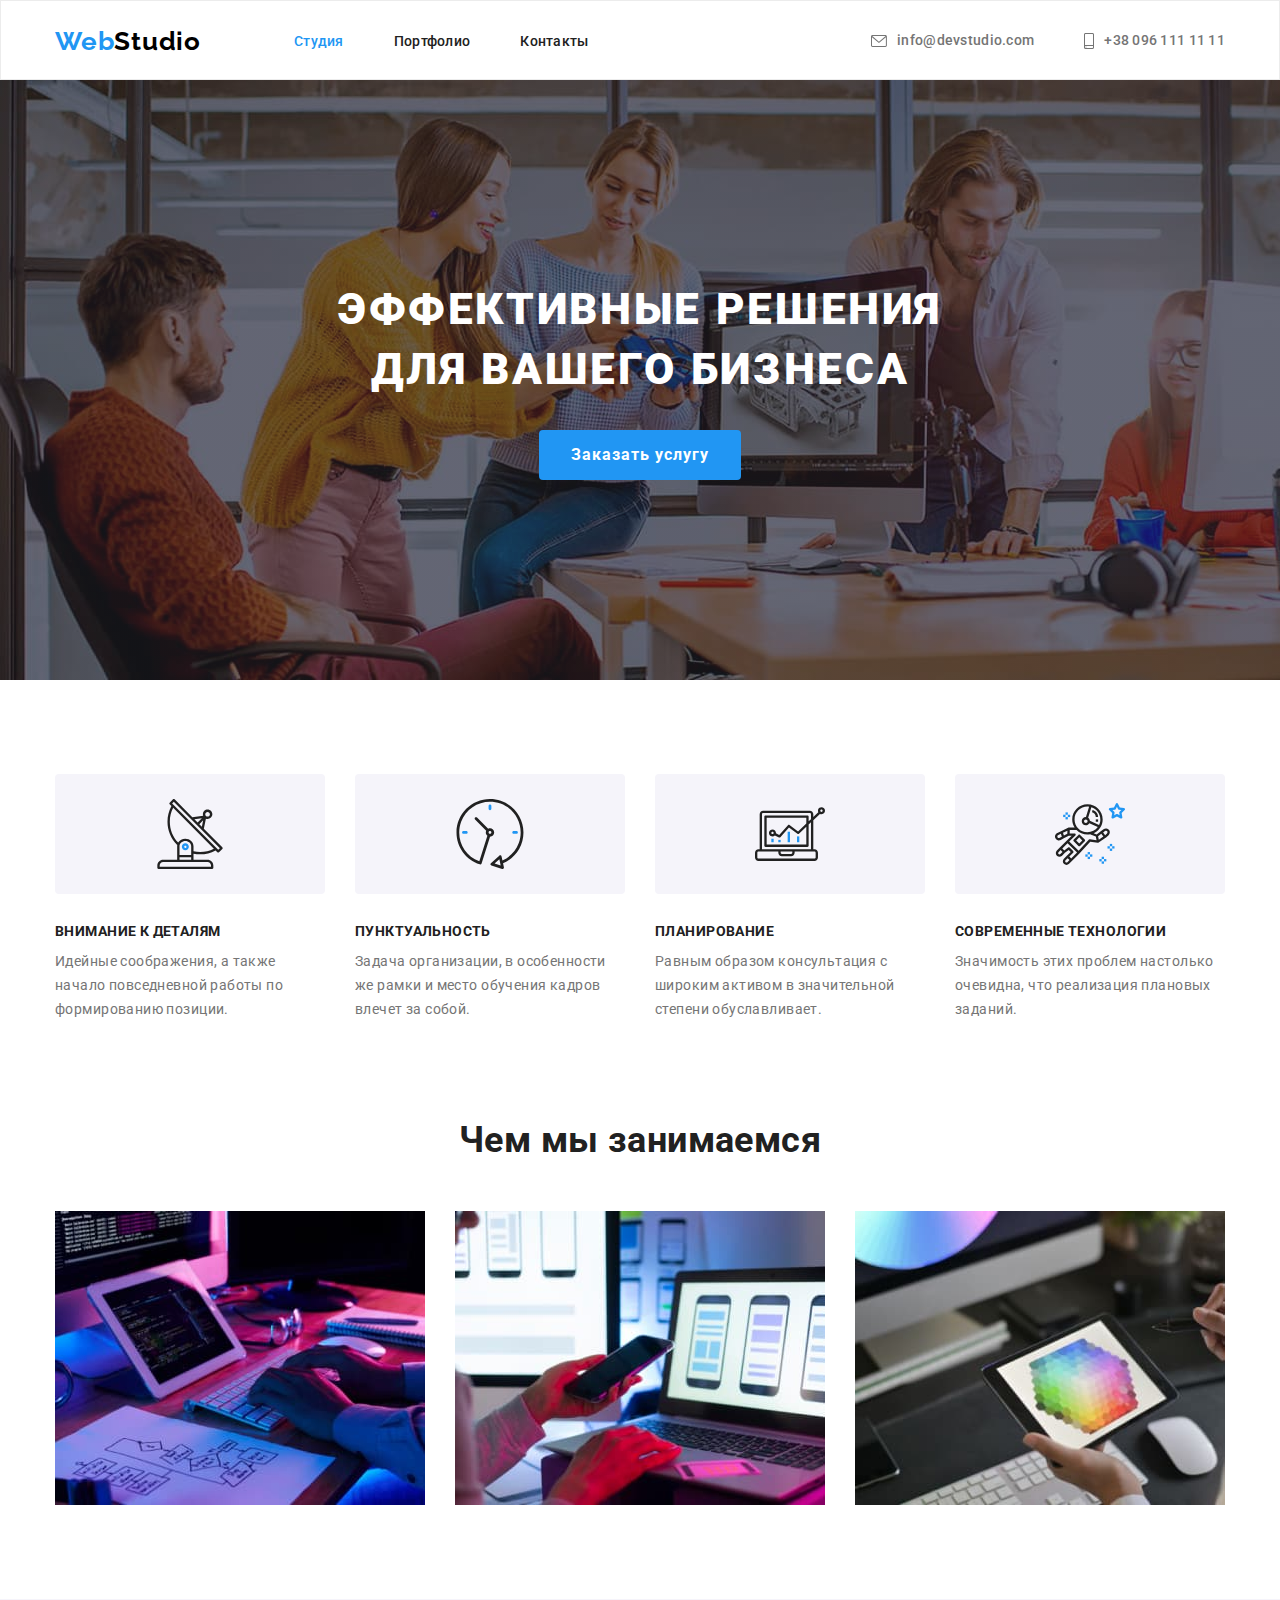
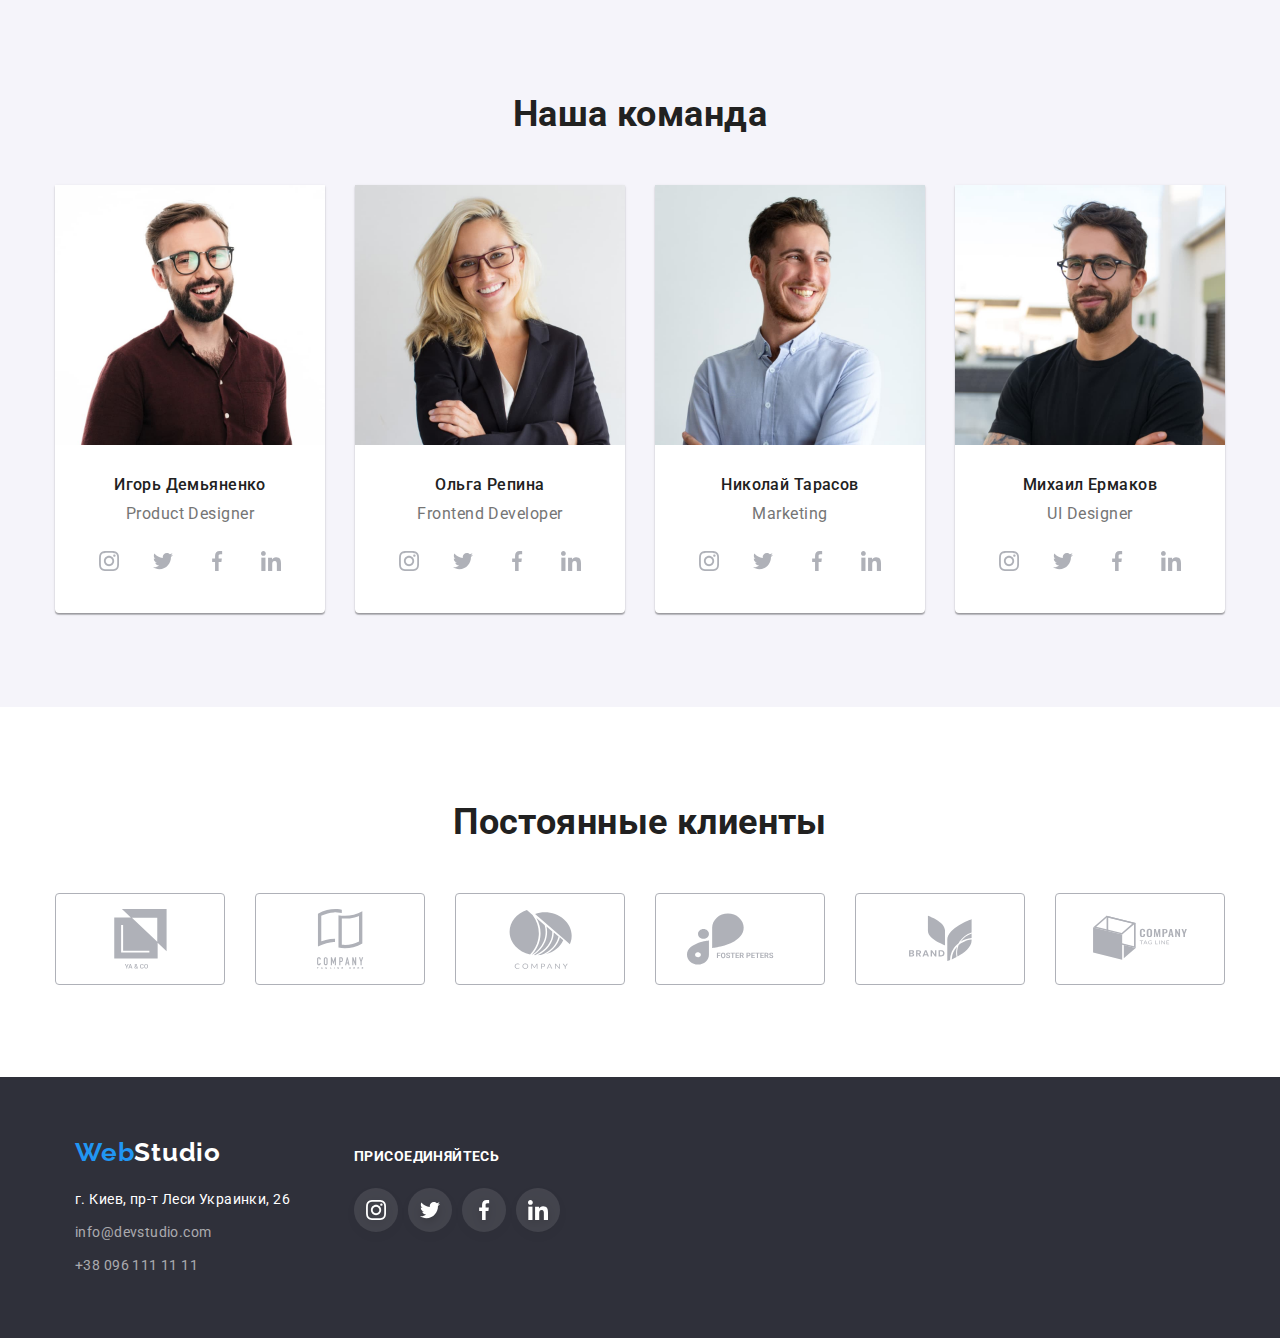
<file: index.html>
<!DOCTYPE html>
<html lang="ru">
<head>
    <meta charset="UTF-8">
    <meta http-equiv="X-UA-Compatible" content="IE=edge">
    <meta name="viewport" content="width=device-width, initial-scale=1.0">
    <title>Document</title>
    <link rel="preconnect" href="https://fonts.googleapis.com">
    <link rel="preconnect" href="https://fonts.gstatic.com" crossorigin>
    <link href="https://fonts.googleapis.com/css2?family=Raleway:wght@700&family=Roboto:wght@400;500;700;900&display=swap"
        rel="stylesheet">
    <link rel="stylesheet" href="https://cdn.jsdelivr.net/npm/modern-normalize@1.1.0/modern-normalize.min.css">
    <link rel="stylesheet" href="./css/styles.css">
</head>
<body>
    <header class="page-header">
        <div class="container">
            <nav class="navigation">
                <a class="logo link" href="./index.html" lang="en">Web<span class="logo-dark">Studio</span>
                </a>
                <ul class="menu-list list">
                    <li class="menu-item">
                        <a class="menu-link current link" href="./index.html">Студия</a>
                    </li>
                    <li class="menu-item">
                        <a class="menu-link link" href="./portfolio.html">Портфолио</a>
                    </li>
                    <li class="menu-item">
                        <a class="menu-link link" href="#contacts">Контакты</a>
                    </li>
                </ul>
            </nav>
            <ul class="connection-list list">
                <li class="connection-item">
                    <a class="contact-mail link" href="mailto:info@devstudio.com">
                        <svg class="icons-contact">
                            <use href="./images/icons/icons.svg#icon-envelope2"></use>
                        </svg>
                        info@devstudio.com</a>
                </li>
                <li class="connection-item">
                  
                    <a class="contact-phone-number link" href="tel:+380961111111">
                        <svg class="icons-contact icons-tell">
                        <use href="./images/icons/icons.svg#icon-smartphone"></use>
                    </svg>+38 096 111 11 11</a>
                </li>
            </ul>
        </div>
    </header>
    <main>
        <section class="hero">
            <div class="container">
                <h1 class="hero-tittle">эффективные решения для вашего бизнеса</h1>
                <button class="modal-btn" type="button">Заказать услугу</button>
            </div>
            </section> 
       
            <section class="skills">
                <div class="container">
                    <h2 class="skills-tittle">Наши особенности</h2>
                    <ul class="skills-list">
                        <li class="skills-item list">
                            <div class="div-skills">
                                <svg class="icon-skills">
                                    <use href="./images/icons/icons.svg#icon-antenna" width="70px" height="70px"></use>
                                </svg>
                            </div>
                            <h3 class="skills-suptittle">Внимание к деталям</h3>
                            <p class="skills-text">Идейные соображения, а также начало повседневной работы по формированию позиции.</p>
                        </li>
                        <li class="skills-item list">
                                           <div class="div-skills">
                                <svg class="icon-skills">
                                    <use href="./images/icons/icons.svg#icon-clock" width="70px" height="70px"></use>
                                </svg>
                            </div>
                            <h3 class="skills-suptittle">Пунктуальность</h3>
                            <p class="skills-text">Задача организации, в особенности же рамки и место обучения кадров влечет за собой.</p>
                        </li>
                        <li class="skills-item list">
                                           <div class="div-skills">
                                <svg class="icon-skills">
                                    <use href="./images/icons/icons.svg#icon-diagram" width="70px" height="70px"></use>
                                </svg>
                            </div>
                            <h3 class="skills-suptittle">Планирование</h3>
                            <p class="skills-text">Равным образом консультация с широким активом в значительной степени обуславливает.</p>
                        </li>
                        <li class="skills-item list">
                                           <div class="div-skills">
                                <svg class="icon-skills">
                                    <use href="./images/icons/icons.svg#icon-astronaut" width="70px" height="70px"></use>
                                </svg>
                            </div>
                            <h3 class="skills-suptittle">Современные технологии</h3>
                            <p class="skills-text">Значимость этих проблем настолько очевидна, что реализация плановых заданий.</p>
                        </li>
                    </ul>
                    </div>
            </section>
        
        
            <section class="gallery">
                <div class="container">
                    <h2 class="tittle">Чем мы занимаемся</h2>
                    <ul class="gallery-list">
                        <li class="gallery-item list">
                            <img class="gallery-img" src="./images/box1s2p1(1).jpg" alt="руки на клавиатуре" width="370" height="294">
                        </li>
                        <li class="gallery-item list">
                            <img class="gallery-img" src="./images/box2s2p2(1).jpg" alt="смартфон в руке" width="370" height="294">
                        </li>
                        <li class="gallery-item list">
                            <img class="gallery-img" src="./images/box3s2p3(1).jpg" alt="планшет в руке" width="370" height="294">
                        </li>
                    </ul>
                    </div>
            </section>
       
        
            <section class="employees">
                <div class="container">
                    <h2 class="tittle">Наша команда</h2>
                    <ul class="employees-list">
                        <li class="employees-card list">
                            
                        <img class="employees-photo" src="./images/imgs3p1(1).jpg" alt="Игорь Демьяненко" width="270" height="260">
                        <div class="employees-subscription">
                     <h3 class="employees-name">Игорь Демьяненко</h3>
                            <p class="employees-position" lang="en">Product Designer</p>
                            <ul class="employees-social-list">
                                <li class="employees-social-item list">
                                    <a class="employees-link link" href="">
                                        <svg class="employees-icon">
                                            <use href="./images/icons/icons.svg#icon-instagram"width="20px" height="20px"></use>
                                        </svg>
                                    </a>
                                </li>
                                <li class="employees-social-item list">
                                    <a class="employees-link link" href="">
                                        <svg class="employees-icon">
                                            <use href="./images/icons/icons.svg#icon-twitter"width="20px" height="20px"></use>
                                        </svg>
                                    </a>
                                </li>
                                <li class="employees-social-item list">
                                    <a class="employees-link link" href="">
                                        <svg class="employees-icon">
                                            <use href="./images/icons/icons.svg#icon-facebook"width="20px" height="20px"></use>
                                        </svg>
                                    </a>
                                </li>
                                <li class="employees-social-item list">
                                    <a class="employees-link link" href="">
                                        <svg class="employees-icon">
                                            <use href="./images/icons/icons.svg#icon-linkedin"width="20px" height="20px"></use>
                                        </svg>
                                    </a>
                                </li>
                            </ul>
                        </div>
  
                        </li>
                        <li class="employees-card list">
                            
                            <img class="employees-photo" src="./images/imgs3p2(1).jpg" alt="Ольга Репина" width="270" height="260">
                            <div class="employees-subscription">               
                            <h3 class="employees-name">Ольга Репина</h3>
                                            <p class="employees-position" lang="en">Frontend Developer</p>
                                    <ul class="employees-social-list">
                                        <li class="employees-social-item list">
                                            <a class="employees-link link" href="">
                                                <svg class="employees-icon">
                                                    <use href="./images/icons/icons.svg#icon-instagram" width="20px" height="20px"></use>
                                                </svg>
                                            </a>
                                        </li>
                                        <li class="employees-social-item list">
                                            <a class="employees-link link" href="">
                                                <svg class="employees-icon">
                                                    <use href="./images/icons/icons.svg#icon-twitter" width="20px" height="20px"></use>
                                                </svg>
                                            </a>
                                        </li>
                                        <li class="employees-social-item list">
                                            <a class="employees-link link" href="">
                                                <svg class="employees-icon">
                                                    <use href="./images/icons/icons.svg#icon-facebook" width="20px" height="20px"></use>
                                                </svg>
                                            </a>
                                        </li>
                                        <li class="employees-social-item list">
                                            <a class="employees-link link" href="">
                                                <svg class="employees-icon">
                                                    <use href="./images/icons/icons.svg#icon-linkedin" width="20px" height="20px"></use>
                                                </svg>
                                            </a>
                                        </li>
                                    </ul>
                        </div>   
           
                        </li>
                        <li class="employees-card list">
                            
                            <img class="employees-photo" src="./images/imgs3p3(1).jpg" alt="Николай Тарасов" width="270" height="260">
                            <div class="employees-subscription">
                            <h3 class="employees-name">Николай Тарасов</h3>
                            <p class="employees-position" lang="en">Marketing</p>
                            <ul class="employees-social-list">
                                <li class="employees-social-item list">
                                    <a class="employees-link link" href="">
                                        <svg class="employees-icon">
                                            <use href="./images/icons/icons.svg#icon-instagram" width="20px" height="20px"></use>
                                        </svg>
                                    </a>
                                </li>
                                <li class="employees-social-item list">
                                    <a class="employees-link link" href="">
                                        <svg class="employees-icon">
                                            <use href="./images/icons/icons.svg#icon-twitter" width="20px" height="20px"></use>
                                        </svg>
                                    </a>
                                </li>
                                <li class="employees-social-item list">
                                    <a class="employees-link link" href="">
                                        <svg class="employees-icon">
                                            <use href="./images/icons/icons.svg#icon-facebook" width="20px" height="20px"></use>
                                        </svg>
                                    </a>
                                </li>
                                <li class="employees-social-item list">
                                    <a class="employees-link link" href="">
                                        <svg class="employees-icon">
                                            <use href="./images/icons/icons.svg#icon-linkedin" width="20px" height="20px"></use>
                                        </svg>
                                    </a>
                                </li>
                            </ul>
                         </div>  
                            
                        </li>
                        <li class="employees-card list">
                            
                            <img class="employees-photo" src="./images/imgs3p4(1).jpg" alt="Михаил Ермаков" width="270" height="260">
                            <div class="employees-subscription">
                            <h3 class="employees-name">Михаил Ермаков</h3>
                            <p class="employees-position" lang="en">UI Designer</p>
                            <ul class="employees-social-list">
                                <li class="employees-social-item list">
                                    <a class="employees-link link" href="">
                                        <svg class="employees-icon">
                                            <use href="./images/icons/icons.svg#icon-instagram" width="20px" height="20px"></use>
                                        </svg>
                                    </a>
                                </li>
                                <li class="employees-social-item list">
                                    <a class="employees-link link" href="">
                                        <svg class="employees-icon">
                                            <use href="./images/icons/icons.svg#icon-twitter" width="20px" height="20px"></use>
                                        </svg>
                                    </a>
                                </li>
                                <li class="employees-social-item list">
                                    <a class="employees-link link" href="">
                                        <svg class="employees-icon">
                                            <use href="./images/icons/icons.svg#icon-facebook" width="20px" height="20px"></use>
                                        </svg>
                                    </a>
                                </li>
                                <li class="employees-social-item list">
                                    <a class="employees-link link" href="">
                                        <svg class="employees-icon">
                                            <use href="./images/icons/icons.svg#icon-linkedin" width="20px" height="20px"></use>
                                        </svg>
                                    </a>
                                </li>
                            </ul>
                         </div> 
                            
                        </li>
                    </ul>
                </div>
            </section>

            <section class="our-clients">
                <div class="container">
                    <h2 class="tittle-clients">Постоянные клиенты</h2>
                        <ul class="our-clients-list">
                            <li class="our-clients-item list">
                                
                                    <a href="" class="our-clients-link link">
                                        <svg class="clients-icons">
                                            <use href="./images/icons/icons.svg#icon-group" width="107px" height="60px"></use>
                                        </svg>
                                    </a>

                               
                            </li>
                            <li class="our-clients-item list">
                                
                                 <a href="" class="our-clients-link link">
                                     <svg class="clients-icons">
                                         <use href="./images/icons/icons.svg#icon-group1" width="107px" height="60px"></use>
                                     </svg>
                                 </a>


                            </li>
                            <li class="our-clients-item list">
                                
                                    <a href="" class="our-clients-link link">
                                        <svg class="clients-icons">
                                            <use href="./images/icons/icons.svg#icon-Object" width="107px" height="60px"></use>
                                        </svg>
                                    </a>

                               
                            </li>
                            <li class="our-clients-item list">
                                
                                    <a href="" class="our-clients-link link">
                                        <svg class="clients-icons">
                                            <use href="./images/icons/icons.svg#icon-group2" width="107px" height="60px"></use>
                                        </svg>
                                    </a>

                              
                            </li>
                            <li class="our-clients-item list">
                                
                                    <a href="" class="our-clients-link link">
                                        <svg class="clients-icons">
                                            <use href="./images/icons/icons.svg#icon-Logo" width="107px" height="60px"></use>
                                        </svg>
                                    </a>

                               
                            </li>
                            <li class="our-clients-item list">
                            
                                    <a href="" class="our-clients-link link">
                                        <svg class="clients-icons">
                                            <use href="./images/icons/icons.svg#icon-Logo1" width="107px" height="60px"></use>
                                        </svg>
                                        </a>
                
                               
                                
                            </li>
                        </ul>
                  
                </div>
            </section>

    </main>
    <footer class="footer">
        <div class="container">
            <div class="footer-cont1">
                <a class="logo footer-logo link" href="./index.html" lang="en">Web<span class="logo-light">Studio</span>
                </a>
                <address class="address-footer">
                    <ul class="address-list list">
                        <li class="address-item">
                            <a class="geo-lokation link" href="https://goo.gl/maps/sMU2fEgYghPmnh6D7" target="_blank"
                                rel="noopener noreferrer">г. Киев, пр-т Леси
                                Украинки, 26</a>
                        </li>
                        <li class="address-item">
                            <a class="footer-contact-mail link" href="mailto:info@devstudio.com">info@devstudio.com</a>
                        </li>
                        <li class="address-item">
                            <a class="footer-contact-phone-number link" href="tel:+380961111111">+38 096 111 11 11</a>
                        </li>
                    </ul>
            </div>
    
    
            <div class="footer-cont">
                <p class="footer-title">Присоединяйтесь</p>
                <ul class="footer-list">
                    <li class="footer-item list">
                        <a class="footer-link link" href="">
                            <svg class="footer-icon">
                                <use href="./images/icons/icons.svg#icon-instagram" width="20px" height="20px"></use>
                            </svg>
                        </a>
                    </li>
                    <li class="footer-item list">
                        <a class="footer-link" href="">
                            <svg class="footer-icon">
                                <use href="./images/icons/icons.svg#icon-twitter" width="20px" height="20px"></use>
                            </svg>
                        </a>
                    </li>
                    <li class="footer-item list">
                        <a class="footer-link" href="">
                            <svg class="footer-icon">
                                <use href="./images/icons/icons.svg#icon-facebook" width="20px" height="20px"></use>
                            </svg>
                        </a>
                    </li>
                    <li class="footer-item list">
                        <a class="footer-link" href="">
                            <svg class="footer-icon">
                                <use href="./images/icons/icons.svg#icon-linkedin" width="20px" height="20px"></use>
                            </svg>
                        </a>
                    </li>
                </ul>
            </div>
    
        </div>
    </footer>
</body>
</html>
</file>
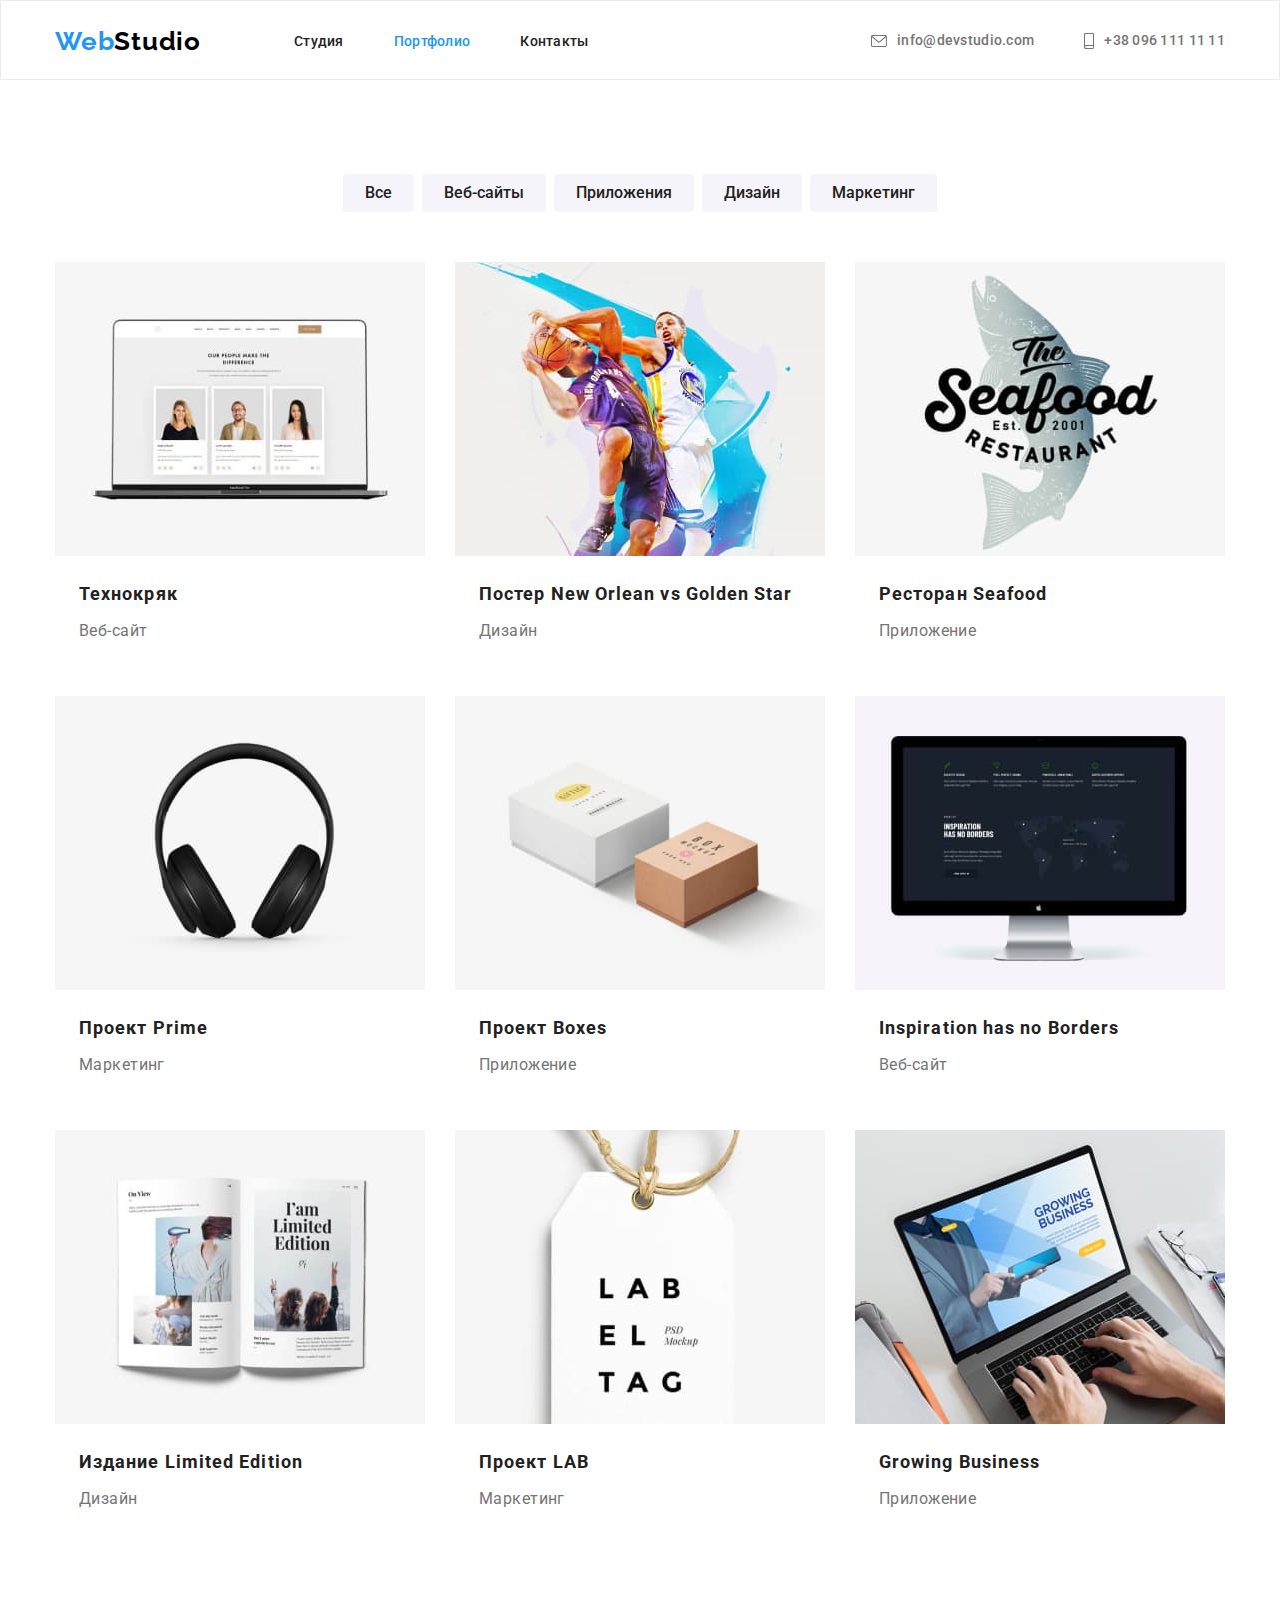
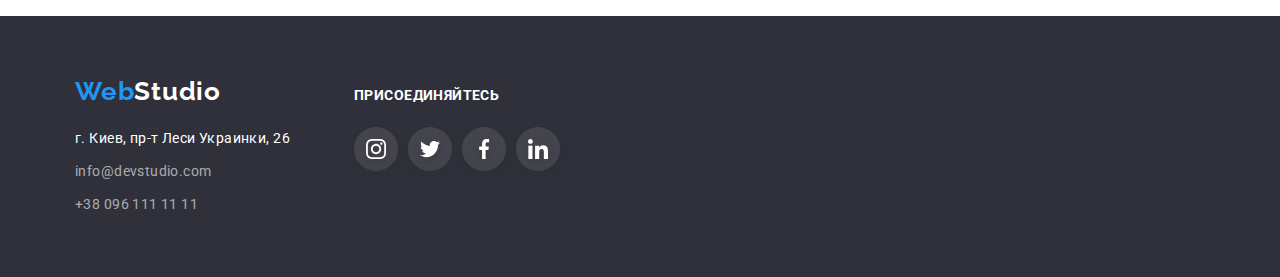
<file: portfolio.html>
<!DOCTYPE html>
<html lang="en">
<head>
    <meta charset="UTF-8">
    <meta http-equiv="X-UA-Compatible" content="IE=edge">
    <meta name="viewport" content="width=device-width, initial-scale=1.0">
    <title>Document</title>
    <link rel="preconnect" href="https://fonts.googleapis.com">
    <link rel="preconnect" href="https://fonts.gstatic.com" crossorigin>
    <link href="https://fonts.googleapis.com/css2?family=Raleway:wght@700&family=Roboto:wght@400;500;700;900&display=swap"
        rel="stylesheet">
    <link rel="stylesheet" href="https://cdn.jsdelivr.net/npm/modern-normalize@1.1.0/modern-normalize.min.css">
    <link rel="stylesheet" href="./css/styles.css">
<body>
    <header class="page-header">
        <div class="container">
            <nav class="navigation">
                <a class="logo link" href="./index.html" lang="en">Web<span class="logo-dark">Studio</span>
                </a>
                <ul class="menu-list list">
                    <li class="menu-item">
                        <a class="menu-link link" href="./index.html">Студия</a>
                    </li>
                    <li class="menu-item">
                        <a class="menu-link current link" href="./portfolio.html">Портфолио</a>
                    </li>
                    <li class="menu-item">
                        <a class="menu-link link" href="#contacts">Контакты</a>
                    </li>
                </ul>
            </nav>
            <ul class="connection-list list">
                <li class="connection-item">
                    <a class="contact-mail link" href="mailto:info@devstudio.com">
                        <svg class="icons-contact">
                            <use href="./images/icons/icons.svg#icon-envelope2"></use>
                        </svg>
                        info@devstudio.com</a>
                </li>
                <li class="connection-item">
    
                    <a class="contact-phone-number link" href="tel:+380961111111">
                        <svg class="icons-contact icons-tell">
                            <use href="./images/icons/icons.svg#icon-smartphone"></use>
                        </svg>+38 096 111 11 11</a>
                </li>
            </ul>
        </div>
    </header>
    <section class="projects section">
        <div class="container contcolumn">
            <h1 class="skills-tittle">Портфолио</h1>
            <!-- <div class="buttons-list"> -->
                <ul class="projects-directions-list list">
                    <li class="projects-directions-item"><button class="direction-btn link" type="button">Все</button></li>
                    <li class="projects-directions-item"><button class="direction-btn link" type="button">Веб-сайты</button></li>
                    <li class="projects-directions-item"><button class="direction-btn link" type="button">Приложения</button></li>
                    <li class="projects-directions-item"><button class="direction-btn link" type="button">Дизайн</button></li>
                    <li class="projects-directions-item"><button class="direction-btn link" type="button">Маркетинг</button></li>
                </ul>
            <!-- </div> -->
        
        <ul class="cases-item list">
            <li class="cases-list">
                
                    <a href="" class="case link">
                        
                            <img src="./images/port_1_2(1).jpg" alt="ноутбук" width="370" height="294">
                       
                        
                        <div class="cases-div">
                        <h3 class="name-case">Технокряк</h3>
                        <p class="direction-case">Веб-сайт</p>
                    </div>
                    </a>
                
               
            </li>
            <li class="cases-list">
                
                    <a href="" class="case link">
                    
                            <img src="./images/port_3_2(1).jpg" alt="игроки баскетболла" width="370" height="294">
                        
                        
                        <div class="cases-div">
                        <h3 class="name-case">Постер <span lang="en">New Orlean vs Golden Star</span></h3>
                        <p class="direction-case">Дизайн</p>
                        </div>
                    </a>
               
               
            </li>
            <li class="cases-list">
               
                    <a href="" class="case link">
                    
                            <img src="./images/port_2_3(1).jpg" alt="логотип ресторана" width="370" height="294">
                        

                        <div class="cases-div">
                        <h3 class="name-case">Ресторан <span lang="en">Seafood</span></h3>
                        <p class="direction-case">Приложение</p>
                        </div>
                    </a>
                
               
            </li>
            <li class="cases-list">
                
                    <a href="" class="case link">
                    
                            <img src="./images/port_4_2(1).jpg" alt="наушники" width="370" height="294">
                        
                       
                        <div class="cases-div">
                        <h3 class="name-case">Проект <span lang="en">Prime</span></h3>
                        <p class="direction-case">Маркетинг</p>
                        </div>
                    </a>
                
                
            </li>
            <li class="cases-list">
                
                    <a href="" class="case link">
                    
                            <img src="./images/port_2_2(1).jpg" alt="коробки" width="370" height="294">
                        

                        <div class="cases-div">
                        <h3 class="name-case">Проект <span lang="en">Boxes</span></h3>
                        <p class="direction-case">Приложение</p>
                        </div>
                    </a>
              
               
            </li>
            <li class="cases-list">
                
                    <a href="" class="case link">
                    
                            <img src="./images/port_1_1(1).jpg" alt="монитор" width="370" height="294">
                        
                        
                        <div class="cases-div">
                        <h3 class="name-case" lang="en">Inspiration has no Borders</h3>
                        <p class="direction-case">Веб-сайт</p>
                        </div>
                    </a>
                
               
            </li>
            <li class="cases-list">
                
                    <a href="" class="case link">
                    
                            <img src="./images/port_3_1(1).jpg" alt="журнал" width="370" height="294">
                        
                       
                        <div class="cases-div">
                        <h3 class="name-case">Издание <span lang="en">Limited Edition</span></h3>
                        <p class="direction-case">Дизайн</p>
                        </div>
                    </a>
                
               
            </li>
            <li class="cases-list">
                
                    <a href="" class="case link">
                    
                            <img src="./images/port_4_1(1).jpg" alt="визитка проекта" width="370" height="294">
                        
                        
                        <div class="cases-div">
                        <h3 class="name-case">Проект <span lang="en">LAB</span></h3>
                        <p class="direction-case">Маркетинг</p>
                        </div>
                    </a>
                
                
            </li>
            <li class="cases-list">
                
                    <a href="" class="case link">
                        
                        
                                <img src="./images/port_2_1(1).jpg" alt="руки на ноутбуке" width="370" height="294">
                            
    
                            <div class="cases-div">
                            <h3 class="name-case" lang="en">Growing Business</h3>
                            <p class="direction-case">Приложение</p>
                            </div>
                        </a>
                     
                      
               
            </li>
        </ul>
        </div>
    </section>
    <footer class="footer">
        <div class="container">
            <div class="footer-cont1">
                <a class="logo footer-logo link" href="./index.html" lang="en">Web<span class="logo-light">Studio</span>
                </a>
                <address class="address-footer">
                    <ul class="address-list list">
                        <li class="address-item">
                            <a class="geo-lokation link" href="https://goo.gl/maps/sMU2fEgYghPmnh6D7" target="_blank"
                                rel="noopener noreferrer">г. Киев, пр-т Леси
                                Украинки, 26</a>
                        </li>
                        <li class="address-item">
                            <a class="footer-contact-mail link" href="mailto:info@devstudio.com">info@devstudio.com</a>
                        </li>
                        <li class="address-item">
                            <a class="footer-contact-phone-number link" href="tel:+380961111111">+38 096 111 11 11</a>
                        </li>
                    </ul>
            </div>
    
    
            <div class="footer-cont">
                <p class="footer-title">Присоединяйтесь</p>
                <ul class="footer-list">
                    <li class="footer-item list">
                        <a class="footer-link link" href="">
                            <svg class="footer-icon">
                                <use href="./images/icons/icons.svg#icon-instagram" width="20px" height="20px"></use>
                            </svg>
                        </a>
                    </li>
                    <li class="footer-item list">
                        <a class="footer-link" href="">
                            <svg class="footer-icon">
                                <use href="./images/icons/icons.svg#icon-twitter" width="20px" height="20px"></use>
                            </svg>
                        </a>
                    </li>
                    <li class="footer-item list">
                        <a class="footer-link" href="">
                            <svg class="footer-icon">
                                <use href="./images/icons/icons.svg#icon-facebook" width="20px" height="20px"></use>
                            </svg>
                        </a>
                    </li>
                    <li class="footer-item list">
                        <a class="footer-link" href="">
                            <svg class="footer-icon">
                                <use href="./images/icons/icons.svg#icon-linkedin" width="20px" height="20px"></use>
                            </svg>
                        </a>
                    </li>
                </ul>
            </div>
    
        </div>
    </footer>
</body>
</html>
</file>
<file: css/styles.css>
html{
    box-sizing: border-box;
}

:root {
    --main-font: 'Roboto',
        sans-serif;
    --secondary-font: 'Raleway',
        sans-serif;
    --main-color: #2196f3;
    --logo-color: #000000;
    --tittle-color: #212121;
    --description-color: #757575;
    --btn-ftr-color: #ffffff;
    --contact-color: rgba(255, 255, 255, 0.6);
    --background-color: #2F303A;
    --button-color: #188CE8;
    --employees-color: #F5F4FA;
    --icon-color: #afb1b8;
    --footer-icon-color: rgba(255, 255, 255, 0.1);
 

}
html {
    width: 100%;
    max-width: 100%;
    overflow-x: hidden;
    box-sizing: border-box;
}

body {
    /* width: 100%;
    margin: 0;
    overflow-x: hidden; */
    font-family: var(--main-font);
    background-color: var(--btn-ftr-color);
    color: var(--tittle-color);
    font-size: 14px;
    letter-spacing: 0.03em;
}

h1,
h2,
h3,
h4,
h5,
h6,
p {
    margin: 0;
}

ul,
ol {
    margin: 0;
    padding: 0;
}

img {
    display: block;
    max-width: 100%;
    height: auto;
}

address {
    font-style: normal;
}

.section {
    padding-top: 94px;
    padding-bottom: 94px;
}

.link {
    text-decoration: none;
    color: inherit;
}

.list {
    list-style: none;
    padding-left: 0;
    margin: 0;
}

.container {
    width: 1200px;
    margin: 0 auto;
    padding: 0 15px;
    /* outline: 2px solid tomato; */
}
/*===========HEADER=========*/
.logo{
    font-family: var(--secondary-font);
    font-weight: 700;
    font-size: 26px;
    line-height: 1.19;
    
    /* identical to box height */
    letter-spacing: 0.03em;
    
    color: var(--main-color);
}


.logo-dark{
    font-family: var(--secondary-font);
    font-weight: 700;
    font-size: 26px;
    line-height: 1.19;
    
    /* identical to box height */
    /*letter-spacing: 0.03em;*/
    color: var(--logo-color);
}
.logo-light {
    font-family: var(--secondary-font);
    font-weight: 700;
    font-size: 26px;
    line-height: 1.19;

    /* identical to box height */
    /*letter-spacing: 0.03em;*/
    color: var(--btn-ftr-color);
}



.menu-link {
    font-weight: 500;
    /*font-size: 14px;*/
    line-height: 1.14;
    letter-spacing: 0.02em;
    padding: 30px 0px;
    color: var(--tittle-color);

}
.menu-link:hover,
.menu-link:focus{
    color: var(--main-color);
}
.current{
    color: var(--main-color);
}

.contact-mail,
.contact-phone-number {
    font-weight: 500;
    font-size: 14px;
    line-height: 1.14;
    letter-spacing: 0.02em;
    color: var(--description-color);
    padding: 30px 0px;
    
    
}

.contact-mail:hover,
.contact-mail:focus{
    color: var(--main-color);
}
.contact-phone-number:hover,
.contact-phone-number:focus{
    color: var(--main-color);
}

.icons-contact {
    width: 16px;
    height: 12px;
    margin-right: 10px;
    fill: currentColor;
    
}
.icons-tell{
    width: 10px;
    height: 16px;
}

.menu-item:not(:last-child) {
    margin-right: 50px;
}

.page-header .container {
    display: flex;

    height: 80px;
}
.page-header{
   border: 1px solid #ECECEC;
    height: 80px;
    /* align-items: center; */
}
.navigation {
    display: flex;
    align-items:center;

    box-sizing: border-box;
}

.menu-list {
    display: flex;
align-items: center;
margin-left: 93px;
}
/* .menu-list:not(:last-child){
    margin-left: 50px;
} */



.connection-list {
    display: flex;
    align-items: center;

    margin-left: auto;
}
.connection-item{
    display: flex;
}
.contact-mail{
    display: flex;
    align-items: center;
}
.contact-phone-number{
    display: flex;
    align-items: center;
}

.connection-item:not(:last-child){
padding-right: 50px;
}



/*===========HEADER=========*/

/*===========HERO=========*/
.hero{
    background-color: var(--background-color);
    max-width: 1600px;
    height: 600px;
    padding:200px 0px;
    margin: 0 auto;
    background-image: linear-gradient( to right, rgba(47, 48, 58, 0.4), rgba(47, 48, 58, 0.4)), url("../images/hero.jpg");
    background-repeat: no-repeat;
    background-size:cover;
    
}
/* .hero .container{
    height: 600px;
} */
.hero-tittle{
    font-weight: 900;
    font-size: 44px;
    line-height: 1.36;
    letter-spacing: 0.06em;
    text-transform: uppercase;
    
    color: var(--btn-ftr-color);
    text-align: center;
    /* padding-top: 200px; */
    width:696px;
    display:block;
    margin: 0 auto;
}
.modal-btn {
    font-family: var(--main-font);
    cursor: pointer;
    font-weight: 700;
    font-size: 16px;
    line-height: 1.88;
    letter-spacing: 0.06em;

    color: var(--btn-ftr-color);
    background-color: var(--main-color);
    /* margin-right: 500px;
  margin-left: 500px; */
    display: block;
    margin: 0 auto;
    margin-top: 30px;
    padding-top: 10px;
    padding-bottom: 10px;
    padding-left: 32px;
    padding-right: 32px;
    border-radius: 4px;
    border: none;
}
.modal-btn:hover,
.modal-btn:focus{
    background-color: var(--button-color);
}


/*===========HERO=========*/

/*===========SKILLS=========*/
.skills{
   padding-top: 94px;
}

.skills-tittle{
    position: absolute;
    width: 1px;
    height: 1px;
    margin: -1px;
    border: 0;
    padding: 0;

    white-space: nowrap;
    clip-path: inset(100%);
    clip: rect(0 0 0 0);
    overflow: hidden;
}
.skills-suptittle{
    font-weight: 700;
    font-size: 14px;
    line-height: 1.14;
    /*letter-spacing: 0.03em;*/
    text-transform: uppercase;
    
    color: var(--tittle-color);
    margin-top: 30px;
 
    
}
.skills-text{
    /*font-size: 14px;*/
    line-height: 1.71;
    width: 270px;
    height:75px;
    margin-top: 10px;
    /* or 171% */
   /* letter-spacing: 0.03em;*/
    
    color: var(--description-color);
}


.skills-list{
    display:flex;
    
}



.skills-item:not(:last-child){
    margin-right:30px;
}



.div-skills {
    width: 270px;
    height: 120px;
    border-radius: 4px;
    background-color: #f5f4fa;
    display: flex;
    align-items: center;
    justify-content: center;
    
}
.icon-skills{
    width: 70px;
    height: 70px;
}



/*===========SKILLS=========*/

/*===========GALLERY=========*/
.tittle{
    font-weight: 700;
    font-size: 36px;
    line-height: 1.17;
    /*letter-spacing: 0.03em;*/
    margin-top:0px;
    text-align: center;
    color: var(--tittle-color);
    margin-bottom: 50px;
}

.gallery{
    padding:94px 0px;
}
.gallery-list{
    display: flex;
    
}
.gallery-item:not(:last-child) {
    margin-right: 30px;
}
/*===========GALLERY=========*/

/*===========EMPLOYEES=========*/
.employees {

    background-color: var(--employees-color);
    padding: 94px 0px;
}
.employees-name{
    font-weight: 500;
    font-size: 16px;
    line-height: 1.19;
    /*letter-spacing: 0.03em;*/
    
    color: var(--tittle-color);
    margin-top: 0px;
  
    text-align: center;
}
.employees-position{
    font-size: 16px;
    line-height: 1.19;
    letter-spacing: 0.03em;
    text-align: center;
    color: var(--description-color);
    margin-top: 10px;
    
}

.employees-list{
    display: flex;
    
}

.employees-card:not(:last-child){
    margin-right: 30px;
}
.employees-card{
    background: var(--btn-ftr-color);
    box-shadow: 0px 1px 3px rgba(0, 0, 0, 0.12), 0px 1px 1px rgba(0, 0, 0, 0.14), 0px 2px 1px rgba(0, 0, 0, 0.2);
    border-radius: 0px 0px 4px 4px;
}

.employees-subscription{
    padding: 30px;

}

.employees-icon{
    fill: currentColor;
    width: 20px;
    height: 20px;
}

.employees-social-list{
    display:flex;
    
    justify-content: center;
    
    margin-top: 16px;
}

.employees-social-item:not(:last-child){
    margin-right:10px
}

.employees-link:hover,
.employees-link:focus {
    background-color: var(--button-color);
    color: var(--btn-ftr-color);
}

.employees-link{
    width: 44px;
    height: 44px;
    border-radius: 50%;
    color: var(--icon-color);
    display: flex;
    justify-content: center;
    align-items: center;
}

/*===========EMPLOYEES=========*/
/*===========OUR CLIENTS=========*/
.tittle-clients {
    font-weight: 700;
    font-size: 36px;
    line-height: 1.17;
    text-align: center;
    color: var(--tittle-color);
    padding-top: 94px;
    padding-bottom: 50px;
}

.our-clients-list{
    display: flex;
    padding-bottom:92px;
}

.our-clients-link{
    display: flex;
    justify-content: center;
    align-items: center;
    color: var(--icon-color);
    border: 1px solid var(--icon-color);
    width: 170px;
    height: 92px;
    border-radius: 4px;
}

 .clients-icons{
    width: 106px;
    height: 60px;
    fill: currentColor;
    
}
.clients-icons:hover,
.clients-icons:focus{
    color: var(--button-color);
}

.our-clients-link:hover,
.our-clients-link:focus{
    border-color: var(--button-color);
    border-radius: 4px;
    color: var(--button-color);
}
.our-clients-item:not(:last-child){
    margin-right:30px;
}


/*===========OUR CLIENTS=========*/

/*===========FOOTER=========*/
.footer{
    background-color: var(--background-color);
    
    padding: 60px 60px;
}

.address-item{
    font-style: normal;
}
.geo-lokation{
    font-size: 14px;
    line-height: 1.71;
    
    /* or 171% */
    letter-spacing: 0.03em;
    
    color: var(--btn-ftr-color);
}
.footer-contact-mail{
    font-size: 14px;
    line-height: 1.71;
    
    /* or 171% */
    letter-spacing: 0.03em;
    
    color: var(--contact-color);
}
.footer-contact-phone-number{
    font-size: 14px;
    line-height: 1.71;
    
    /* or 171% */
    letter-spacing: 0.03em;
    
    color: var(--contact-color);
}
.footer-contact-mail:hover,
.footer-contact-mail:focus {
    color: var(--main-color);
}

.footer-contact-phone-number:hover,
.footer-contact-phone-number:focus {
    color: var(--main-color);
}
.geo-lokation:hover,
.geo-lokation:focus{
    color: var(--main-color);
}

.footer-logo{
    display:inline-block;
    margin-top:0px;
}

.address-footer{
    margin-top: 20px;
}
.address-item:not(:last-child){
    margin-bottom: 9px;
}

.footer .container{
    display: flex;
    align-items: baseline;
}

.footer-icon {
    width: 20px;
    height: 20px;
    color: var(--btn-ftr-color);
  

}

.footer-list {
    display: flex;
    margin-top: 20px;
}
.footer-item:not(:last-child){
    margin-right: 10px;
}


.footer-item {

    display: flex;
}

.footer-link:hover,
.footer-link:focus {
    background-color: var(--button-color);
   
}

.footer-link {
    display: flex;
    width: 44px;
    height: 44px;
    align-items: center;
    justify-content: center;
    border-radius: 50%;
    background-color: var(--footer-icon-color);
    filter: drop-shadow(0px 4px 4px rgba(0, 0, 0, 0.25));
    
}
.footer-cont1 {
    margin-right: 64px;
}

.footer-title{

        font-weight: 700;
        line-height: 1.62;
        text-transform: uppercase;
    
        color: var(--btn-ftr-color);
       
}


/*===========FOOTER=========*/
 
/*===========PROJECTS=========*/

.direction-btn{
    border-radius: 4px;
    background-color: var(--employees-color);
    font-family: var(--main-font);
    cursor: pointer;
    font-weight: 500;
    font-size: 16px;
    line-height: 1.62;
    /*letter-spacing: 0.03em;*/
    background-color: var(--employees-color);
    color: var(--tittle-color);
    box-shadow: 0px 3px 1px rgba(0,0,0,0.1),0px 1px 2px rgba(0, 0, );
    border: none;
    padding: 6px 22px 6px 22px;
}
.direction-btn:hover,
.direction-btn:focus{
        box-shadow: 0px 3px 1px rgba(0, 0, 0, 0.1), 0px 1px 2px rgba(0, 0, 0, 0.08),
                0px 2px 2px rgba(0, 0, 0, 0.12);
    background-color: var(--main-color);
    color: var(--btn-ftr-color);
}
.name-case{
    font-weight: 700;
    font-size: 18px;
    line-height: 2.0;
    
    /* identical to box height, or 200% */
    letter-spacing: 0.06em;
    
    color: var(--tittle-color);
}
.direction-case{
    font-size: 16px;
    line-height: 1.88;
    color: var(--description-color);
    margin-top: 4px;
}
.projects{
    display: flex;
    padding-bottom:82px;
}


.projects-directions-list{
    display: flex;
    justify-content: center;
}

.projects-directions-item:not(:last-child){
    margin-right: 8px;
}

.buttons-list{
    padding-top:80px;
    width: 455px;
    margin: 0 auto;
 
}

.cases-item{
    padding-left:0px;    
    display:flex;
    flex-wrap: wrap;
    margin-top: 50px;
    gap: 30px;
}




.cases-div{ 
    padding-top: 20px;
    padding-left: 24px;
    padding-bottom: 20px;
    padding-right: 24px;   
    border: 1px solid var(#EEEEEE);
    background: #FFFFFF;
}


.case{
    display: block;

}
.case:hover,
.case:focus{
    
    box-shadow: 0px 1px 1px rgba(0, 0, 0, 0.12), 0px 4px 4px rgba(0, 0, 0, 0.06), 1px 4px 6px rgba(0, 0, 0, 0.16);
}
/*===========PROJECTS=========*/
</file>
